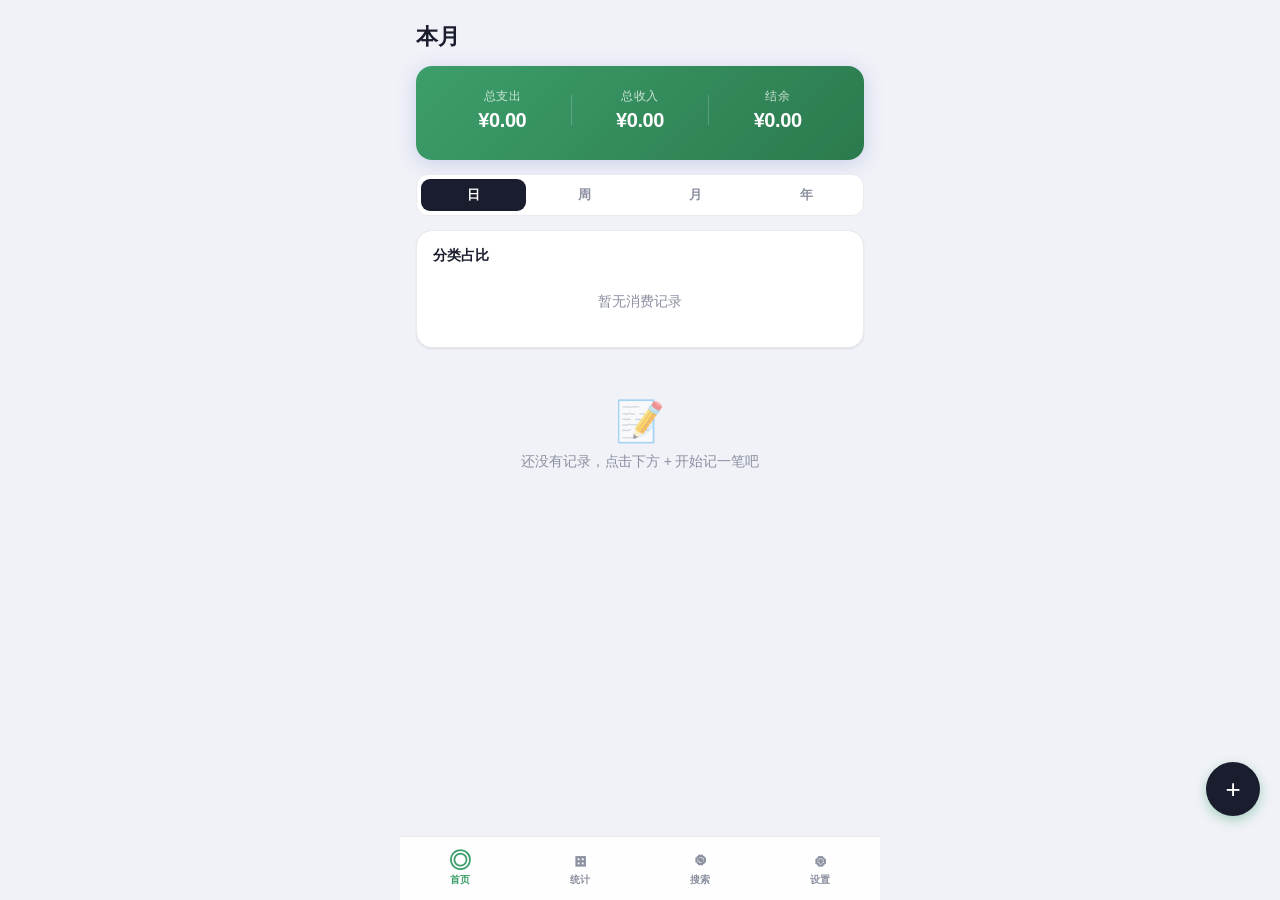
<file: docs/index.html>
<!DOCTYPE html>
<html lang="zh-CN">
<head>
  <meta charset="UTF-8">
  <meta name="viewport" content="width=device-width, initial-scale=1.0, maximum-scale=1.0, user-scalable=no, viewport-fit=cover">
  <meta name="theme-color" content="#4CAF50">
  <meta name="apple-mobile-web-app-capable" content="yes">
  <meta name="apple-mobile-web-app-status-bar-style" content="default">
  <meta name="apple-mobile-web-app-title" content="Ai记">
  <link rel="manifest" href="manifest.json">
  <link rel="apple-touch-icon" href="icon-512.png">
  <link rel="stylesheet" href="css/style.css">
  <title>Ai记</title>
</head>
<body>

  <!-- ==================== 页面1：首页 ==================== -->
  <div id="page-home" class="page active">

    <!-- PWA 安装提示横幅 -->
    <div class="install-banner" id="install-banner">
      <span class="banner-text" id="banner-text">添加到手机桌面，使用更方便</span>
      <button class="banner-btn" id="banner-install-btn">安装</button>
      <button class="banner-close" id="banner-close">✕</button>
    </div>

    <!-- 月份标识 -->
    <div class="header" id="home-month-label">本月</div>

    <!-- 汇总卡片 -->
    <div class="summary-card" id="summary-card">
      <div class="summary-row">
        <div class="summary-item">
          <div class="summary-label">总支出</div>
          <div class="summary-amount" id="summary-expense">¥0.00</div>
        </div>
        <div class="summary-divider"></div>
        <div class="summary-item">
          <div class="summary-label">总收入</div>
          <div class="summary-amount" id="summary-income">¥0.00</div>
        </div>
        <div class="summary-divider"></div>
        <div class="summary-item">
          <div class="summary-label">结余</div>
          <div class="summary-amount" id="summary-balance">¥0.00</div>
        </div>
      </div>
      <!-- 预算进度 -->
      <div class="budget-bar-wrap" id="budget-bar-wrap" style="display:none;">
        <div class="budget-bar-fill" id="budget-bar-fill" style="width:0%;"></div>
      </div>
      <div class="budget-text" id="budget-text"></div>
    </div>

    <!-- 时间维度切换 -->
    <div class="period-tabs" id="home-period-tabs">
      <div class="period-tab active" data-period="day">日</div>
      <div class="period-tab" data-period="week">周</div>
      <div class="period-tab" data-period="month">月</div>
      <div class="period-tab" data-period="year">年</div>
    </div>

    <!-- 分类占比 -->
    <div class="card" id="category-breakdown">
      <div style="font-size:14px;font-weight:600;margin-bottom:8px;">分类占比</div>
      <div id="category-bars"></div>
      <div id="category-empty" class="empty-state" style="padding:20px;">
        <div class="empty-text">暂无消费记录</div>
      </div>
    </div>

    <!-- 最近交易列表 -->
    <div id="home-transaction-list"></div>
  </div>

  <!-- ==================== 页面2：统计 ==================== -->
  <div id="page-stats" class="page">
    <div class="header">统计</div>

    <!-- 时间段切换 -->
    <div class="period-tabs" id="stats-period-tabs">
      <div class="period-tab" data-period="day">日</div>
      <div class="period-tab" data-period="week">周</div>
      <div class="period-tab active" data-period="month">月</div>
      <div class="period-tab" data-period="year">年</div>
    </div>

    <!-- 总览 -->
    <div class="card" style="text-align:center;">
      <div class="stat-total-label">总支出</div>
      <div class="stat-total" style="color:var(--expense);" id="stats-total-expense">¥0.00</div>
      <div style="display:flex;justify-content:center;gap:32px;margin-top:12px;">
        <div>
          <div class="stat-total-label">总收入</div>
          <div style="font-size:18px;font-weight:600;color:var(--income);" id="stats-total-income">¥0.00</div>
        </div>
        <div>
          <div class="stat-total-label">结余</div>
          <div style="font-size:18px;font-weight:600;" id="stats-balance">¥0.00</div>
        </div>
      </div>
    </div>

    <!-- 统计分类切换 tab -->
    <div class="period-tabs" id="stats-type-tabs" style="margin-top:12px;">
      <div class="period-tab active" data-stat-type="price">💰 价格</div>
      <div class="period-tab" data-stat-type="quantity">📦 数量</div>
    </div>

    <!-- 价格排行 -->
    <div class="card" style="margin-top:12px;" id="stats-price-card">
      <div style="font-size:14px;font-weight:600;margin-bottom:8px;">支出分类排行</div>
      <div id="stats-category-ranking"></div>
      <div id="stats-empty" class="empty-state" style="padding:20px;display:none;">
        <div class="empty-text">暂无数据</div>
      </div>
    </div>

    <!-- 数量排行 -->
    <div class="card" style="margin-top:12px;display:none;" id="stats-quantity-card">
      <div style="font-size:14px;font-weight:600;margin-bottom:8px;">物品剩余数量统计</div>
      <div id="stats-quantity-ranking"></div>
      <div id="stats-qty-empty" class="empty-state" style="padding:20px;display:none;">
        <div class="empty-text">暂无有数量的物品</div>
      </div>
    </div>
  </div>

  <!-- ==================== 数据管理弹窗 ==================== -->
  <div class="overlay" id="data-sheet-overlay">
    <div class="sheet">
      <div class="sheet-header">
        <span class="sheet-title">数据管理</span>
        <button class="sheet-close" id="data-sheet-close">✕</button>
      </div>
      <div style="text-align:center;padding:16px 0;">
        <div style="font-size:40px;margin-bottom:8px;">🗄</div>
        <div style="font-size:14px;color:var(--text-secondary);" id="data-count"></div>
      </div>
      <button class="btn btn-danger" id="btn-clear-data">清除全部数据</button>
      <div style="text-align:center;margin-top:8px;font-size:12px;color:var(--text-secondary);">
        将删除所有记录、分类、设置、关键词
      </div>
    </div>
  </div>

  <!-- ==================== 统计详情弹窗 ==================== -->
  <div class="overlay" id="stats-detail-overlay">
    <div class="sheet">
      <div class="sheet-header">
        <span class="sheet-title" id="stats-detail-title">分类详情</span>
        <button class="sheet-close" id="stats-detail-close">✕</button>
      </div>
      <div class="stats-detail-list" id="stats-detail-list"></div>
    </div>
  </div>

  <!-- ==================== 页面3：搜索 ==================== -->
  <div id="page-search" class="page">
    <div class="header">搜索</div>

    <!-- 搜索框 -->
    <div class="search-box">
      <span class="search-icon">🔍</span>
      <input type="text" class="search-input" id="search-input" placeholder="搜索名称、备注或金额...">
    </div>

    <!-- 分类筛选 -->
    <div class="filter-tags" id="search-filter-tags">
      <div class="filter-tag active" data-category="all">全部</div>
    </div>

    <!-- 搜索结果 -->
    <div id="search-results"></div>
    <div id="search-empty" class="empty-state">
      <div class="empty-icon">🔍</div>
      <div class="empty-text">输入关键字搜索历史记录</div>
    </div>
  </div>

  <!-- ==================== 页面4：设置 ==================== -->
  <div id="page-settings" class="page">
    <div class="header">设置</div>

    <!-- 主题切换 -->
    <div class="card settings-section">
      <div class="settings-section-title">主题颜色</div>
      <div class="theme-colors" id="theme-picker">
        <div class="theme-color-dot selected" data-theme="green" style="background:#4CAF50;"></div>
        <div class="theme-color-dot" data-theme="blue" style="background:#2196F3;"></div>
        <div class="theme-color-dot" data-theme="pink" style="background:#E91E63;"></div>
        <div class="theme-color-dot" data-theme="purple" style="background:#9C27B0;"></div>
        <div class="theme-color-dot" data-theme="white" style="background:#607D8B;"></div>
      </div>
    </div>

    <!-- 预算设置 -->
    <div class="card settings-section">
      <div class="settings-section-title">预算</div>
      <div class="settings-item" id="settings-budget">
        <span class="settings-item-label">每月预算上限</span>
        <span class="settings-item-value" id="budget-display">未设置 ▶</span>
      </div>
    </div>

    <!-- 分类管理 -->
    <div class="card settings-section">
      <div class="settings-section-title">分类</div>
      <div class="settings-item" id="settings-category">
        <span class="settings-item-label">管理分类</span>
        <span class="settings-item-value">▶</span>
      </div>
    </div>

    <!-- 关键词管理 -->
    <div class="card settings-section">
      <div class="settings-section-title">不买挑战</div>
      <div class="settings-item" id="settings-keywords">
        <span class="settings-item-label">关键词管理</span>
        <span class="settings-item-value">▶</span>
      </div>
    </div>

    <!-- 数据管理 -->
    <div class="card settings-section">
      <div class="settings-section-title">数据</div>
      <div class="settings-item" id="settings-data">
        <span class="settings-item-label">数据管理</span>
        <span class="settings-item-value">▶</span>
      </div>
    </div>

    <!-- 关于 -->
    <div class="card settings-section">
      <div class="settings-item">
        <span class="settings-item-label">版本</span>
        <span class="settings-item-value">1.0.0</span>
      </div>
    </div>
  </div>

  <!-- ==================== 底部导航栏 ==================== -->
  <nav class="bottom-nav">
    <div class="nav-item active" data-page="home">
      <span class="nav-icon">◎</span>
      <span>首页</span>
    </div>
    <div class="nav-item" data-page="stats">
      <span class="nav-icon">⊞</span>
      <span>统计</span>
    </div>
    <div class="nav-item" data-page="search">
      <span class="nav-icon">◉</span>
      <span>搜索</span>
    </div>
    <div class="nav-item" data-page="settings">
      <span class="nav-icon">⊛</span>
      <span>设置</span>
    </div>
  </nav>

  <!-- ==================== FAB 浮动按钮 ==================== -->
  <button class="fab" id="fab" title="记一笔">+</button>

  <!-- ==================== 记一笔弹窗 ==================== -->
  <div class="overlay" id="add-sheet-overlay">
    <div class="sheet" id="add-sheet">
      <div class="sheet-header">
        <span class="sheet-title">记一笔</span>
        <button class="sheet-close" id="sheet-close">✕</button>
      </div>

      <!-- 类型切换 -->
      <div class="type-toggle" id="type-toggle">
        <button class="type-btn active expense-active" data-type="expense">支出</button>
        <button class="type-btn" data-type="income">收入</button>
      </div>

      <!-- 金额输入 -->
      <div class="form-group" style="text-align:center;">
        <span class="amount-prefix">¥</span>
        <input type="text" class="form-input amount-input" id="input-amount"
               inputmode="decimal" placeholder="0.00" maxlength="12" autofocus>
        <span id="quantity-row" style="display:none;margin-left:12px;">
          <span style="font-size:14px;color:var(--text-secondary);">×</span>
          <input type="text" class="form-input" id="input-quantity"
                 inputmode="numeric" placeholder="数量" maxlength="6"
                 style="width:60px;display:inline;padding:6px;font-size:14px;text-align:center;">
        </span>
      </div>

      <!-- 分类选择（仅支出时显示） -->
      <div class="form-group" id="category-select-group">
        <div class="form-label">分类</div>
        <div class="category-scroll" id="category-scroll"></div>
      </div>

      <!-- 名称（仅支出时显示，作为二级分类） -->
      <div class="form-group" id="item-name-group" style="display:none;">
        <div class="form-label">名称（选填，如"外卖""咖啡"）</div>
        <input type="text" class="form-input" id="input-item-name" placeholder="给这笔支出起个名字" maxlength="20">
      </div>

      <!-- 日期 -->
      <div class="form-group">
        <div class="form-label">日期</div>
        <input type="date" class="form-input" id="input-date">
      </div>

      <!-- 备注 -->
      <div class="form-group">
        <div class="form-label">备注（可选）</div>
        <input type="text" class="form-input" id="input-note" placeholder="写点什么..." maxlength="50">
      </div>

      <!-- 保存按钮 -->
      <button class="btn btn-primary" id="btn-save">保存</button>
      <!-- 删除按钮（仅编辑模式显示） -->
      <button class="sheet-delete-btn" id="sheet-delete-btn" style="display:none;">删除此记录</button>
    </div>
  </div>

  <!-- ==================== 确认弹窗 ==================== -->
  <div class="confirm-overlay" id="confirm-overlay">
    <div class="confirm-dialog">
      <div class="confirm-title" id="confirm-title">确认操作</div>
      <div class="confirm-text" id="confirm-text"></div>
      <div class="confirm-buttons">
        <button class="btn btn-outline" id="confirm-cancel">取消</button>
        <button class="btn btn-danger" id="confirm-ok">确认</button>
      </div>
    </div>
  </div>

  <!-- ==================== 预算设置弹窗 ==================== -->
  <div class="overlay" id="budget-sheet-overlay">
    <div class="sheet">
      <div class="sheet-header">
        <span class="sheet-title">每月预算上限</span>
        <button class="sheet-close" id="budget-sheet-close">✕</button>
      </div>
      <div class="form-group" style="text-align:center;">
        <span class="amount-prefix">¥</span>
        <input type="text" class="form-input amount-input" id="input-budget"
               inputmode="decimal" placeholder="0.00" maxlength="12">
      </div>
      <div style="font-size:13px;color:var(--text-secondary);text-align:center;margin-bottom:16px;">
        设置为 0 表示不设上限
      </div>
      <button class="btn btn-primary" id="btn-budget-save">保存</button>
    </div>
  </div>

  <!-- ==================== 分类管理弹窗 ==================== -->
  <div class="overlay" id="category-sheet-overlay">
    <div class="sheet">
      <div class="sheet-header">
        <span class="sheet-title">分类管理</span>
        <button class="sheet-close" id="category-sheet-close">✕</button>
      </div>
      <div id="category-manage-list"></div>
      <div style="margin-top:12px;display:flex;gap:8px;">
        <input type="text" class="form-input" id="input-new-category"
               placeholder="新分类名称" maxlength="8" style="flex:1;">
        <button class="btn btn-primary" id="btn-add-category" style="width:auto;padding:12px 16px;">添加</button>
      </div>
    </div>
  </div>

  <!-- ==================== 关键词管理弹窗 ==================== -->
  <div class="overlay" id="keywords-sheet-overlay">
    <div class="sheet">
      <div class="sheet-header">
        <span class="sheet-title">不买挑战 - 关键词</span>
        <button class="sheet-close" id="keywords-sheet-close">✕</button>
      </div>
      <div style="font-size:13px;color:var(--text-secondary);margin-bottom:12px;">
        添加物品关键词，记账匹配到时将提醒你三思
      </div>
      <div id="keywords-list"></div>
      <div style="margin-top:12px;display:flex;gap:8px;">
        <input type="text" class="form-input" id="input-new-keyword"
               placeholder="例如：奶茶" maxlength="20" style="flex:1;">
        <button class="btn btn-primary" id="btn-add-keyword" style="width:auto;padding:12px 16px;">添加</button>
      </div>
    </div>
  </div>

  <!-- ==================== 增强提醒弹窗（预算超支/关键词） ==================== -->
  <div class="confirm-overlay" id="alert-overlay">
    <div class="confirm-dialog" style="border-top:4px solid var(--expense);">
      <div style="font-size:40px;margin-bottom:8px;" id="alert-icon">⚠</div>
      <div class="confirm-title" id="alert-title">提醒</div>
      <div class="confirm-text" id="alert-text"></div>
      <div class="confirm-buttons" id="alert-buttons">
        <button class="btn btn-outline" id="alert-cancel">取消</button>
        <button class="btn btn-primary" id="alert-ok">确定</button>
      </div>
    </div>
  </div>

  <!-- ==================== 关键词两段式确认（第二弹） ==================== -->
  <div class="confirm-overlay" id="keyword2-overlay">
    <div class="confirm-dialog" style="border-top:4px solid var(--expense);">
      <div style="font-size:40px;margin-bottom:8px;">🤔</div>
      <div class="confirm-title">再想想？</div>
      <div class="confirm-text" style="font-size:15px;">问问你自己，这钱该花吗？家里连堆快递的地方都没有了！</div>
      <div class="confirm-buttons">
        <button class="btn btn-outline" id="keyword2-cancel">取消</button>
        <button class="btn btn-danger" id="keyword2-ok">确定</button>
      </div>
    </div>
  </div>

  <!-- ==================== JavaScript ==================== -->
  <script src="js/storage.js"></script>
  <script src="js/ui.js"></script>
  <script src="js/app.js"></script>
</body>
</html>
</file>
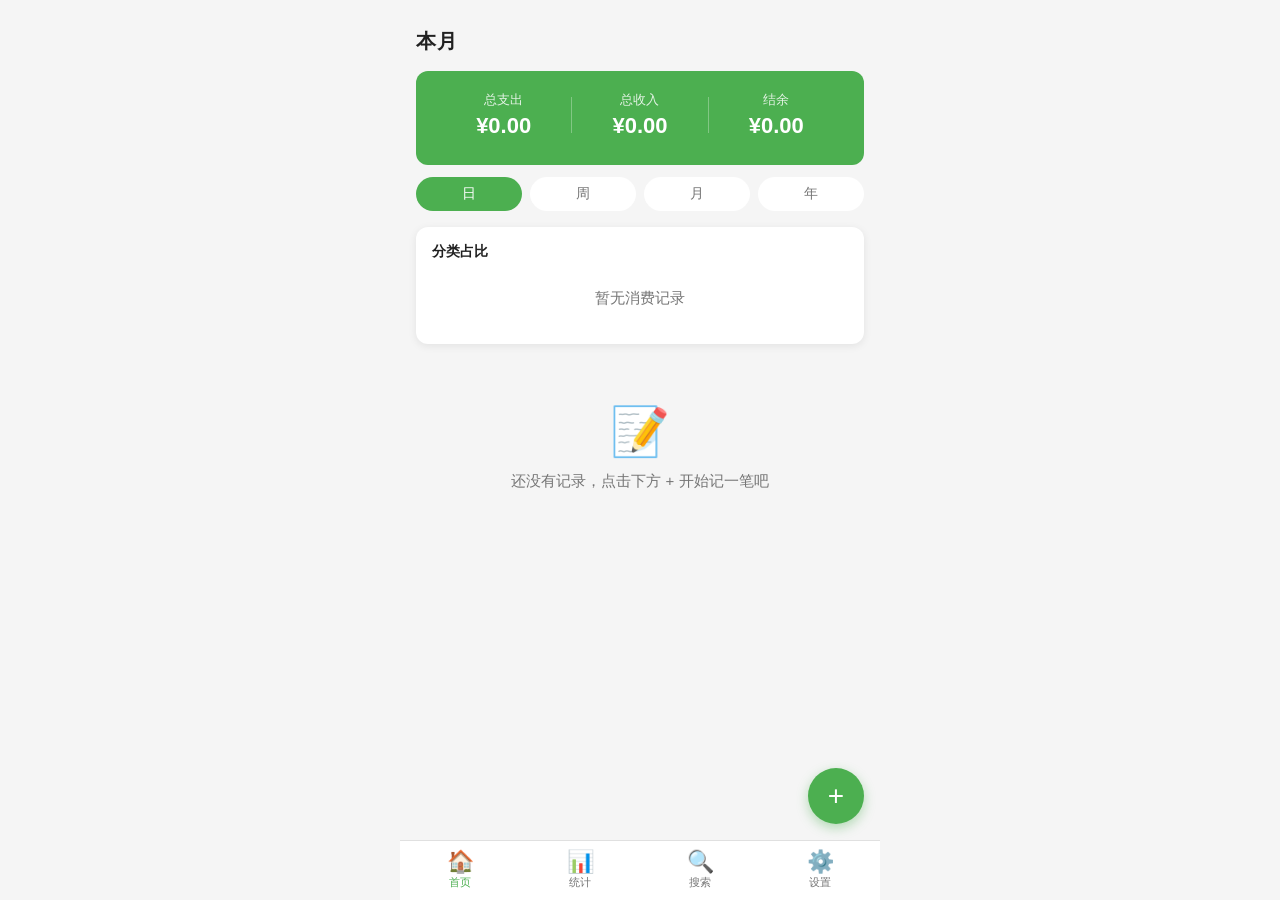
<file: src/index.html>
<!DOCTYPE html>
<html lang="zh-CN">
<head>
  <meta charset="UTF-8">
  <meta name="viewport" content="width=device-width, initial-scale=1.0, maximum-scale=1.0, user-scalable=no, viewport-fit=cover">
  <meta name="theme-color" content="#4CAF50">
  <meta name="apple-mobile-web-app-capable" content="yes">
  <meta name="apple-mobile-web-app-status-bar-style" content="default">
  <meta name="apple-mobile-web-app-title" content="记账">
  <link rel="manifest" href="manifest.json">
  <link rel="apple-touch-icon" href="[data-uri]">
  <link rel="stylesheet" href="css/style.css">
  <title>记账</title>
</head>
<body>

  <!-- ==================== 页面1：首页 ==================== -->
  <div id="page-home" class="page active">

    <!-- PWA 安装提示横幅 -->
    <div class="install-banner" id="install-banner">
      <span class="banner-text" id="banner-text">添加到手机桌面，使用更方便</span>
      <button class="banner-btn" id="banner-install-btn">安装</button>
      <button class="banner-close" id="banner-close">✕</button>
    </div>

    <!-- 月份标识 -->
    <div class="header" id="home-month-label">本月</div>

    <!-- 汇总卡片 -->
    <div class="summary-card" id="summary-card">
      <div class="summary-row">
        <div class="summary-item">
          <div class="summary-label">总支出</div>
          <div class="summary-amount" id="summary-expense">¥0.00</div>
        </div>
        <div class="summary-divider"></div>
        <div class="summary-item">
          <div class="summary-label">总收入</div>
          <div class="summary-amount" id="summary-income">¥0.00</div>
        </div>
        <div class="summary-divider"></div>
        <div class="summary-item">
          <div class="summary-label">结余</div>
          <div class="summary-amount" id="summary-balance">¥0.00</div>
        </div>
      </div>
      <!-- 预算进度 -->
      <div class="budget-bar-wrap" id="budget-bar-wrap" style="display:none;">
        <div class="budget-bar-fill" id="budget-bar-fill" style="width:0%;"></div>
      </div>
      <div class="budget-text" id="budget-text"></div>
    </div>

    <!-- 时间维度切换 -->
    <div class="period-tabs" id="home-period-tabs">
      <div class="period-tab active" data-period="day">日</div>
      <div class="period-tab" data-period="week">周</div>
      <div class="period-tab" data-period="month">月</div>
      <div class="period-tab" data-period="year">年</div>
    </div>

    <!-- 分类占比 -->
    <div class="card" id="category-breakdown">
      <div style="font-size:14px;font-weight:600;margin-bottom:8px;">分类占比</div>
      <div id="category-bars"></div>
      <div id="category-empty" class="empty-state" style="padding:20px;">
        <div class="empty-text">暂无消费记录</div>
      </div>
    </div>

    <!-- 最近交易列表 -->
    <div id="home-transaction-list"></div>
  </div>

  <!-- ==================== 页面2：统计 ==================== -->
  <div id="page-stats" class="page">
    <div class="header">统计</div>

    <!-- 时间段切换 -->
    <div class="period-tabs" id="stats-period-tabs">
      <div class="period-tab" data-period="day">日</div>
      <div class="period-tab" data-period="week">周</div>
      <div class="period-tab active" data-period="month">月</div>
      <div class="period-tab" data-period="year">年</div>
    </div>

    <!-- 总览 -->
    <div class="card" style="text-align:center;">
      <div class="stat-total-label">总支出</div>
      <div class="stat-total" style="color:var(--expense);" id="stats-total-expense">¥0.00</div>
      <div style="display:flex;justify-content:center;gap:32px;margin-top:12px;">
        <div>
          <div class="stat-total-label">总收入</div>
          <div style="font-size:18px;font-weight:600;color:var(--income);" id="stats-total-income">¥0.00</div>
        </div>
        <div>
          <div class="stat-total-label">结余</div>
          <div style="font-size:18px;font-weight:600;" id="stats-balance">¥0.00</div>
        </div>
      </div>
    </div>

    <!-- 分类排行 -->
    <div class="card" style="margin-top:12px;">
      <div style="font-size:14px;font-weight:600;margin-bottom:8px;">支出分类排行</div>
      <div id="stats-category-ranking"></div>
      <div id="stats-empty" class="empty-state" style="padding:20px;display:none;">
        <div class="empty-text">暂无数据</div>
      </div>
    </div>
  </div>

  <!-- ==================== 页面3：搜索 ==================== -->
  <div id="page-search" class="page">
    <div class="header">搜索</div>

    <!-- 搜索框 -->
    <div class="search-box">
      <span class="search-icon">🔍</span>
      <input type="text" class="search-input" id="search-input" placeholder="搜索备注或金额...">
    </div>

    <!-- 分类筛选 -->
    <div class="filter-tags" id="search-filter-tags">
      <div class="filter-tag active" data-category="all">全部</div>
    </div>

    <!-- 搜索结果 -->
    <div id="search-results"></div>
    <div id="search-empty" class="empty-state">
      <div class="empty-icon">🔍</div>
      <div class="empty-text">输入关键字搜索历史记录</div>
    </div>
  </div>

  <!-- ==================== 页面4：设置 ==================== -->
  <div id="page-settings" class="page">
    <div class="header">设置</div>

    <!-- 主题切换 -->
    <div class="card settings-section">
      <div class="settings-section-title">主题颜色</div>
      <div class="theme-colors" id="theme-picker">
        <div class="theme-color-dot selected" data-theme="green" style="background:#4CAF50;"></div>
        <div class="theme-color-dot" data-theme="blue" style="background:#2196F3;"></div>
        <div class="theme-color-dot" data-theme="pink" style="background:#E91E63;"></div>
        <div class="theme-color-dot" data-theme="purple" style="background:#9C27B0;"></div>
        <div class="theme-color-dot" data-theme="white" style="background:#607D8B;"></div>
      </div>
    </div>

    <!-- 预算设置 -->
    <div class="card settings-section">
      <div class="settings-section-title">预算</div>
      <div class="settings-item" id="settings-budget">
        <span class="settings-item-label">每月预算上限</span>
        <span class="settings-item-value" id="budget-display">未设置 ▶</span>
      </div>
    </div>

    <!-- 分类管理 -->
    <div class="card settings-section">
      <div class="settings-section-title">分类</div>
      <div class="settings-item" id="settings-category">
        <span class="settings-item-label">管理分类</span>
        <span class="settings-item-value">▶</span>
      </div>
    </div>

    <!-- 数据管理 -->
    <div class="card settings-section">
      <div class="settings-section-title">数据</div>
      <div class="settings-item" id="settings-clear">
        <span class="settings-item-label" style="color:var(--expense);">清除全部数据</span>
        <span class="settings-item-value">▶</span>
      </div>
    </div>

    <!-- 关于 -->
    <div class="card settings-section">
      <div class="settings-item">
        <span class="settings-item-label">版本</span>
        <span class="settings-item-value">1.0.0</span>
      </div>
    </div>
  </div>

  <!-- ==================== 底部导航栏 ==================== -->
  <nav class="bottom-nav">
    <div class="nav-item active" data-page="home">
      <span class="nav-icon">🏠</span>
      <span>首页</span>
    </div>
    <div class="nav-item" data-page="stats">
      <span class="nav-icon">📊</span>
      <span>统计</span>
    </div>
    <div class="nav-item" data-page="search">
      <span class="nav-icon">🔍</span>
      <span>搜索</span>
    </div>
    <div class="nav-item" data-page="settings">
      <span class="nav-icon">⚙️</span>
      <span>设置</span>
    </div>
  </nav>

  <!-- ==================== FAB 浮动按钮 ==================== -->
  <button class="fab" id="fab" title="记一笔">+</button>

  <!-- ==================== 记一笔弹窗 ==================== -->
  <div class="overlay" id="add-sheet-overlay">
    <div class="sheet" id="add-sheet">
      <div class="sheet-header">
        <span class="sheet-title">记一笔</span>
        <button class="sheet-close" id="sheet-close">✕</button>
      </div>

      <!-- 类型切换 -->
      <div class="type-toggle" id="type-toggle">
        <button class="type-btn active expense-active" data-type="expense">支出</button>
        <button class="type-btn" data-type="income">收入</button>
      </div>

      <!-- 金额输入 -->
      <div class="form-group" style="text-align:center;">
        <span class="amount-prefix">¥</span>
        <input type="text" class="form-input amount-input" id="input-amount"
               inputmode="decimal" placeholder="0.00" maxlength="12" autofocus>
      </div>

      <!-- 分类选择（仅支出时显示） -->
      <div class="form-group" id="category-select-group">
        <div class="form-label">分类</div>
        <div class="category-scroll" id="category-scroll"></div>
      </div>

      <!-- 日期 -->
      <div class="form-group">
        <div class="form-label">日期</div>
        <input type="date" class="form-input" id="input-date">
      </div>

      <!-- 备注 -->
      <div class="form-group">
        <div class="form-label">备注（可选）</div>
        <input type="text" class="form-input" id="input-note" placeholder="写点什么..." maxlength="50">
      </div>

      <!-- 保存按钮 -->
      <button class="btn btn-primary" id="btn-save">保存</button>
      <!-- 删除按钮（仅编辑模式显示） -->
      <button class="sheet-delete-btn" id="sheet-delete-btn" style="display:none;">删除此记录</button>
    </div>
  </div>

  <!-- ==================== 确认弹窗 ==================== -->
  <div class="confirm-overlay" id="confirm-overlay">
    <div class="confirm-dialog">
      <div class="confirm-title" id="confirm-title">确认操作</div>
      <div class="confirm-text" id="confirm-text"></div>
      <div class="confirm-buttons">
        <button class="btn btn-outline" id="confirm-cancel">取消</button>
        <button class="btn btn-danger" id="confirm-ok">确认</button>
      </div>
    </div>
  </div>

  <!-- ==================== 预算设置弹窗 ==================== -->
  <div class="overlay" id="budget-sheet-overlay">
    <div class="sheet">
      <div class="sheet-header">
        <span class="sheet-title">每月预算上限</span>
        <button class="sheet-close" id="budget-sheet-close">✕</button>
      </div>
      <div class="form-group" style="text-align:center;">
        <span class="amount-prefix">¥</span>
        <input type="text" class="form-input amount-input" id="input-budget"
               inputmode="decimal" placeholder="0.00" maxlength="12">
      </div>
      <div style="font-size:13px;color:var(--text-secondary);text-align:center;margin-bottom:16px;">
        设置为 0 表示不设上限
      </div>
      <button class="btn btn-primary" id="btn-budget-save">保存</button>
    </div>
  </div>

  <!-- ==================== 分类管理弹窗 ==================== -->
  <div class="overlay" id="category-sheet-overlay">
    <div class="sheet">
      <div class="sheet-header">
        <span class="sheet-title">分类管理</span>
        <button class="sheet-close" id="category-sheet-close">✕</button>
      </div>
      <div id="category-manage-list"></div>
      <div style="margin-top:12px;display:flex;gap:8px;">
        <input type="text" class="form-input" id="input-new-category"
               placeholder="新分类名称" maxlength="8" style="flex:1;">
        <button class="btn btn-primary" id="btn-add-category" style="width:auto;padding:12px 16px;">添加</button>
      </div>
    </div>
  </div>

  <!-- ==================== JavaScript ==================== -->
  <script src="js/storage.js"></script>
  <script src="js/ui.js"></script>
  <script src="js/app.js"></script>
</body>
</html>
</file>
<file: docs/css/style.css>
/* ===================================
   记账APP - 主样式
   科技感 · 极简 · 高级
   =================================== */

/* ---- CSS 变量 ---- */
:root {
  --primary: #3D9E6B;
  --primary-light: #EDF8F1;
  --primary-dark: #2B7A4E;

  --expense: #E85D75;
  --income: #4FB89D;

  --bg: #F0F2F8;
  --card: #FFFFFF;
  --text: #1A1D2E;
  --text-secondary: #8B90A0;
  --divider: #E8EAF0;

  --nav-height: 64px;
  --fab-size: 54px;
  --radius: 16px;
  --shadow: 0 1px 3px rgba(0,0,0,0.04), 0 1px 2px rgba(0,0,0,0.06);
  --shadow-md: 0 4px 12px rgba(0,0,0,0.06);
}

/* ---- 基础重置 ---- */
*, *::before, *::after {
  box-sizing: border-box;
  margin: 0;
  padding: 0;
}

html {
  font-size: 15px;
  -webkit-tap-highlight-color: transparent;
  touch-action: manipulation;
  -webkit-overflow-scrolling: touch;
}

body {
  font-family: -apple-system, BlinkMacSystemFont, "SF Pro Display", "Segoe UI", Roboto, sans-serif;
  background: var(--bg);
  color: var(--text);
  min-height: 100vh;
  max-width: 480px;
  margin: 0 auto;
  position: relative;
  overflow-x: hidden;
  padding-bottom: calc(var(--nav-height) + 20px + env(safe-area-inset-bottom, 0px));
  -webkit-font-smoothing: antialiased;
  padding-top: env(safe-area-inset-top, 0px);
  letter-spacing: -0.01em;
}

/* ---- 页面容器 ---- */
.page {
  display: none;
  padding: 14px 16px;
  padding-bottom: calc(var(--nav-height) + 84px);
  animation: fadeIn 0.2s ease;
}

.page.active {
  display: block;
}

@keyframes fadeIn {
  from { opacity: 0; transform: translateY(6px); }
  to   { opacity: 1; transform: translateY(0); }
}

/* ---- 顶部标题栏 ---- */
.header {
  padding: 8px 0 14px;
  font-size: 22px;
  font-weight: 700;
  letter-spacing: -0.02em;
  color: var(--text);
}

/* ---- 卡片 ---- */
.card {
  background: var(--card);
  border-radius: var(--radius);
  padding: 16px;
  margin-bottom: 10px;
  box-shadow: var(--shadow);
  border: 1px solid var(--divider);
}

/* ---- 汇总卡片 ---- */
.summary-card {
  background: linear-gradient(135deg, var(--primary), var(--primary-dark));
  color: #FFFFFF;
  border-radius: var(--radius);
  padding: 22px 18px;
  margin-bottom: 14px;
  box-shadow: 0 4px 20px rgba(91, 106, 191, 0.25);
}

.summary-card .summary-row {
  display: flex;
  justify-content: space-between;
  align-items: center;
}

.summary-card .summary-item {
  text-align: center;
  flex: 1;
}

.summary-card .summary-label {
  font-size: 12px;
  opacity: 0.75;
  margin-bottom: 4px;
  font-weight: 500;
  letter-spacing: 0.04em;
  text-transform: uppercase;
}

.summary-card .summary-amount {
  font-size: 20px;
  font-weight: 700;
  font-variant-numeric: tabular-nums;
  letter-spacing: -0.02em;
}

.summary-card .summary-divider {
  width: 1px;
  height: 30px;
  background: rgba(255, 255, 255, 0.2);
}

/* ---- 预算进度条 ---- */
.budget-bar-wrap {
  background: rgba(255, 255, 255, 0.2);
  border-radius: 3px;
  height: 4px;
  margin-top: 14px;
  overflow: hidden;
}

.budget-bar-fill {
  background: #FFFFFF;
  height: 100%;
  border-radius: 3px;
  transition: width 0.4s ease;
}

.budget-text {
  font-size: 11px;
  margin-top: 6px;
  opacity: 0.8;
  font-weight: 500;
}

/* ---- 时间段切换 ---- */
.period-tabs {
  display: flex;
  gap: 6px;
  margin-bottom: 14px;
  background: var(--card);
  border-radius: 12px;
  padding: 4px;
  border: 1px solid var(--divider);
}

.period-tab {
  flex: 1;
  text-align: center;
  padding: 7px 0;
  border-radius: 9px;
  font-size: 13px;
  font-weight: 600;
  color: var(--text-secondary);
  cursor: pointer;
  user-select: none;
  transition: all 0.2s;
  letter-spacing: 0.02em;
}

.period-tab.active {
  background: var(--text);
  color: #FFFFFF;
}

/* ---- 底部导航栏 ---- */
.bottom-nav {
  position: fixed;
  bottom: 0;
  left: 50%;
  transform: translateX(-50%);
  width: 100%;
  max-width: 480px;
  height: calc(var(--nav-height) + env(safe-area-inset-bottom, 0px));
  padding-bottom: env(safe-area-inset-bottom, 0px);
  background: rgba(255, 255, 255, 0.92);
  backdrop-filter: blur(20px);
  -webkit-backdrop-filter: blur(20px);
  display: flex;
  border-top: 1px solid var(--divider);
  z-index: 100;
}

.nav-item {
  flex: 1;
  display: flex;
  flex-direction: column;
  align-items: center;
  justify-content: center;
  gap: 1px;
  cursor: pointer;
  user-select: none;
  color: var(--text-secondary);
  font-size: 10px;
  font-weight: 600;
  transition: color 0.2s;
  min-height: 44px;
  letter-spacing: 0.03em;
}

.nav-item .nav-icon {
  font-size: 22px;
  line-height: 1;
}

.nav-item.active {
  color: var(--primary);
}

/* ---- FAB 浮动按钮 ---- */
.fab {
  position: fixed;
  bottom: calc(var(--nav-height) + 20px);
  right: 20px;
  width: var(--fab-size);
  height: var(--fab-size);
  border-radius: 50%;
  background: var(--text);
  color: #FFFFFF;
  font-size: 26px;
  font-weight: 300;
  border: none;
  box-shadow: 0 4px 20px rgba(0,0,0,0.15);
  display: flex;
  align-items: center;
  justify-content: center;
  cursor: pointer;
  z-index: 90;
  transition: transform 0.2s, box-shadow 0.2s;
}

.fab:active {
  transform: scale(0.93);
  box-shadow: 0 2px 8px rgba(0,0,0,0.1);
}

/* ---- 底部弹出层 ---- */
.overlay {
  position: fixed;
  inset: 0;
  background: rgba(0, 0, 0, 0.3);
  backdrop-filter: blur(2px);
  z-index: 200;
  display: none;
  align-items: flex-end;
  justify-content: center;
}

.overlay.show {
  display: flex;
}

.sheet {
  background: var(--card);
  width: 100%;
  max-width: 480px;
  border-radius: 20px 20px 0 0;
  padding: 20px 18px 30px;
  animation: slideUp 0.25s ease;
}

@keyframes slideUp {
  from { transform: translateY(100%); }
  to   { transform: translateY(0); }
}

.sheet-header {
  display: flex;
  justify-content: space-between;
  align-items: center;
  margin-bottom: 16px;
}

.sheet-title {
  font-size: 17px;
  font-weight: 700;
  letter-spacing: -0.01em;
}

.sheet-close {
  width: 30px;
  height: 30px;
  border-radius: 50%;
  background: var(--bg);
  border: none;
  font-size: 16px;
  cursor: pointer;
  display: flex;
  align-items: center;
  justify-content: center;
  color: var(--text-secondary);
}

/* ---- 类型切换（支出/收入） ---- */
.type-toggle {
  display: flex;
  background: var(--bg);
  border-radius: 10px;
  padding: 4px;
  margin-bottom: 18px;
}

.type-btn {
  flex: 1;
  text-align: center;
  padding: 10px;
  border-radius: 7px;
  font-size: 14px;
  font-weight: 600;
  cursor: pointer;
  border: none;
  background: transparent;
  color: var(--text-secondary);
  transition: all 0.2s;
  letter-spacing: 0.02em;
}

.type-btn.active.expense-active {
  background: var(--expense);
  color: #FFFFFF;
}

.type-btn.active.income-active {
  background: var(--income);
  color: #FFFFFF;
}

/* ---- 表单 ---- */
.form-group {
  margin-bottom: 16px;
}

.form-label {
  font-size: 12px;
  font-weight: 600;
  color: var(--text-secondary);
  margin-bottom: 6px;
  display: block;
  letter-spacing: 0.04em;
  text-transform: uppercase;
}

.form-input {
  width: 100%;
  padding: 12px 14px;
  border: 1px solid var(--divider);
  border-radius: 10px;
  font-size: 15px;
  font-family: inherit;
  background: var(--bg);
  color: var(--text);
  outline: none;
  transition: border-color 0.2s, box-shadow 0.2s;
}

.form-input:focus {
  border-color: var(--primary);
  box-shadow: 0 0 0 3px var(--primary-light);
}

/* 金额输入 */
.amount-input {
  font-size: 30px;
  font-weight: 700;
  text-align: center;
  border: none;
  background: transparent;
  padding: 6px;
  letter-spacing: -0.02em;
  box-shadow: none !important;
}

.amount-input:focus {
  border-bottom: 2px solid var(--primary);
  box-shadow: none !important;
}

.amount-prefix {
  font-size: 22px;
  color: var(--text-secondary);
  margin-right: 2px;
  font-weight: 500;
}

/* ---- 分类选择 ---- */
.category-scroll {
  display: flex;
  gap: 8px;
  overflow-x: auto;
  padding: 2px 0 6px;
  -webkit-overflow-scrolling: touch;
}

.category-scroll::-webkit-scrollbar { display: none; }

.category-chip {
  flex-shrink: 0;
  display: flex;
  flex-direction: column;
  align-items: center;
  gap: 4px;
  padding: 10px 14px;
  border-radius: 12px;
  border: 2px solid var(--divider);
  background: var(--card);
  cursor: pointer;
  min-width: 52px;
  min-height: 52px;
  transition: all 0.15s;
}

.category-chip .chip-icon { font-size: 20px; }
.category-chip .chip-name { font-size: 11px; color: var(--text-secondary); font-weight: 500; }

.category-chip.selected {
  border-color: var(--primary);
  background: var(--primary-light);
}
.category-chip.selected .chip-name { color: var(--primary); }

/* ---- 按钮 ---- */
.btn {
  display: block;
  width: 100%;
  padding: 13px;
  border: none;
  border-radius: 10px;
  font-size: 15px;
  font-weight: 600;
  font-family: inherit;
  cursor: pointer;
  transition: all 0.15s;
  min-height: 44px;
  letter-spacing: 0.02em;
}
.btn:active { opacity: 0.85; transform: scale(0.98); }

.btn-primary  { background: var(--text); color: #FFFFFF; }
.btn-danger   { background: var(--expense); color: #FFFFFF; }
.btn-outline  { background: transparent; border: 1px solid var(--divider); color: var(--text); }

/* ---- 手风琴层级缩进 ---- */
.cat-items {
  padding-left: 12px;
}

.item-block {
  padding-left: 8px;
}

/* ---- 交易列表 ---- */
.transaction-list { list-style: none; }

.transaction-item {
  display: flex;
  align-items: center;
  padding: 10px 0;
  border-bottom: 1px solid var(--divider);
  cursor: pointer;
  min-height: 48px;
  transition: background 0.15s;
}
.transaction-item:last-child { border-bottom: none; }

.tx-icon {
  width: 36px;
  height: 36px;
  border-radius: 10px;
  display: flex;
  align-items: center;
  justify-content: center;
  font-size: 18px;
  background: var(--bg);
  margin-right: 10px;
  flex-shrink: 0;
}

/* 第三级（item-block 内）图标缩小 + 缩进 */
.item-block .tx-icon {
  width: 26px;
  height: 26px;
  border-radius: 7px;
  font-size: 13px;
  margin-right: 8px;
}

.item-block .transaction-item {
  padding-left: 8px;
  border-bottom: 1px dashed var(--divider);
  margin-top: 2px;
}

.item-block .tx-detail {
  margin-left: 8px;
}

.tx-info { flex: 1; min-width: 0; }
.tx-category { font-size: 14px; font-weight: 600; }
.tx-note { font-size: 12px; color: var(--text-secondary); margin-top: 1px; white-space: nowrap; overflow: hidden; text-overflow: ellipsis; }

.tx-amount {
  font-size: 15px;
  font-weight: 600;
  font-variant-numeric: tabular-nums;
  text-align: right;
  margin-left: 8px;
  letter-spacing: -0.01em;
}
.tx-amount.expense { color: var(--expense); }
.tx-amount.income { color: var(--income); }

/* ---- 日期分组 ---- */
.date-group-title {
  font-size: 12px;
  font-weight: 600;
  color: var(--text-secondary);
  padding: 8px 0 4px;
  letter-spacing: 0.02em;
}

/* ---- 空状态 ---- */
.empty-state { text-align: center; padding: 40px 16px; color: var(--text-secondary); }
.empty-state .empty-icon { font-size: 40px; margin-bottom: 8px; opacity: 0.6; }
.empty-state .empty-text { font-size: 14px; }

/* ---- 搜索 ---- */
.search-box {
  display: flex;
  align-items: center;
  background: var(--card);
  border-radius: 24px;
  padding: 10px 16px;
  gap: 8px;
  margin-bottom: 12px;
  border: 1px solid var(--divider);
}
.search-input { flex: 1; border: none; background: transparent; font-size: 15px; font-family: inherit; outline: none; padding: 4px 0; }
.search-icon { font-size: 18px; color: var(--text-secondary); }

.filter-tags { display: flex; gap: 6px; flex-wrap: wrap; margin-bottom: 14px; }
.filter-tag {
  padding: 6px 14px;
  border-radius: 20px;
  font-size: 12px;
  font-weight: 600;
  background: var(--card);
  border: 1px solid var(--divider);
  cursor: pointer;
  user-select: none;
  transition: all 0.15s;
  color: var(--text-secondary);
}
.filter-tag.active { background: var(--text); color: #FFFFFF; border-color: var(--text); }

/* ---- 设置 ---- */
.settings-section { margin-bottom: 16px; }
.settings-section-title {
  font-size: 11px;
  font-weight: 700;
  color: var(--text-secondary);
  margin-bottom: 4px;
  padding-left: 2px;
  letter-spacing: 0.06em;
  text-transform: uppercase;
}
.settings-item {
  display: flex;
  justify-content: space-between;
  align-items: center;
  padding: 13px 2px;
  border-bottom: 1px solid var(--divider);
  cursor: pointer;
  min-height: 44px;
}
.settings-item:last-child { border-bottom: none; }
.settings-item-label { font-size: 15px; font-weight: 500; }
.settings-item-value { font-size: 13px; color: var(--text-secondary); display: flex; align-items: center; gap: 4px; }

/* ---- 主题色块 ---- */
.theme-colors { display: flex; gap: 12px; }
.theme-color-dot {
  width: 30px; height: 30px;
  border-radius: 50%;
  cursor: pointer;
  border: 2px solid transparent;
  transition: all 0.15s;
}
.theme-color-dot.selected { border-color: var(--text); box-shadow: 0 0 0 2px var(--card), 0 0 0 4px var(--text); }

/* ---- 分类管理 ---- */
.category-list-item {
  display: flex; justify-content: space-between; align-items: center;
  padding: 10px 2px; border-bottom: 1px solid var(--divider); min-height: 44px;
}
.category-list-left { display: flex; align-items: center; gap: 8px; }
.category-list-icon { font-size: 20px; }
.category-list-name { font-size: 14px; font-weight: 500; }
.category-list-delete {
  width: 28px; height: 28px; border-radius: 50%; border: none;
  background: transparent; color: var(--text-secondary); cursor: pointer; font-size: 14px;
}

/* ---- 确认弹窗 ---- */
.confirm-overlay {
  position: fixed; inset: 0; background: rgba(0,0,0,0.35);
  backdrop-filter: blur(2px); z-index: 300; display: none;
  align-items: center; justify-content: center;
}
.confirm-overlay.show { display: flex; }
.confirm-dialog {
  background: var(--card); border-radius: 20px; padding: 24px; width: 280px; text-align: center;
  box-shadow: 0 20px 60px rgba(0,0,0,0.12);
}
.confirm-title { font-size: 17px; font-weight: 700; margin-bottom: 8px; letter-spacing: -0.01em; }
.confirm-text { font-size: 14px; color: var(--text-secondary); margin-bottom: 20px; line-height: 1.5; }
.confirm-buttons { display: flex; gap: 10px; }
.confirm-buttons .btn { flex: 1; }

/* ---- 交易详情 ---- */
.tx-detail {
  padding: 2px 0 6px 46px; font-size: 13px; color: var(--text-secondary);
  display: none; border-bottom: 1px solid var(--divider);
}
.tx-detail.show { display: block; }
.tx-detail-row { display: flex; justify-content: space-between; padding: 2px 0; }
.tx-detail-info { font-size: 12px; color: var(--text-secondary); margin-top: 2px; display: flex; flex-wrap: wrap; gap: 2px 12px; }
.tx-detail-info span { white-space: nowrap; }

/* ---- 交易操作按钮 ---- */
.tx-actions { display: flex; gap: 8px; margin-top: 8px; }
.tx-action-btn {
  flex: 1; padding: 7px; border-radius: 8px;
  border: 1px solid var(--divider); background: var(--card);
  font-size: 12px; font-family: inherit; cursor: pointer;
  display: flex; align-items: center; justify-content: center; gap: 3px;
  min-height: 34px; transition: all 0.15s; font-weight: 500;
}
.tx-action-btn:active { background: var(--bg); }
.tx-action-btn.edit-btn { color: var(--primary); border-color: var(--primary); }
.tx-action-btn.delete-btn { color: var(--expense); border-color: var(--expense); }

.transaction-item.expanded {
  background: var(--primary-light); border-radius: 8px;
  margin: 0 -6px; padding-left: 6px; padding-right: 6px;
}

/* ---- 弹窗删除按钮 ---- */
.sheet-delete-btn {
  display: block; width: 100%; padding: 11px; margin-top: 8px;
  border: none; border-radius: 8px; font-size: 13px; font-family: inherit;
  cursor: pointer; background: transparent; color: var(--expense);
  text-align: center; min-height: 44px; font-weight: 500;
}

/* ---- 数量输入 ---- */
.quantity-mini-input { width: 52px !important; padding: 5px !important; font-size: 13px !important; text-align: center; display: inline-block; }

/* ---- 数量加减 ---- */
.qty-arrows { display: inline-flex; align-items: center; gap: 2px; margin-left: 6px; }
.qty-arrow-btn {
  width: 26px; height: 26px; border-radius: 50%;
  border: 1px solid var(--divider); background: var(--card);
  font-size: 15px; font-weight: 600; cursor: pointer;
  display: flex; align-items: center; justify-content: center;
  color: var(--text); user-select: none; transition: all 0.15s;
}
.qty-arrow-btn:active { background: var(--primary-light); }
.qty-arrow-btn.qty-down { color: var(--expense); }
.qty-arrow-btn.qty-up { color: var(--income); }
.qty-remain { font-size: 15px; font-weight: 600; min-width: 18px; text-align: center; }

/* ---- 关键词 ---- */
.keywords-tag-list { display: flex; flex-wrap: wrap; gap: 6px; }
.keyword-tag {
  display: flex; align-items: center; gap: 5px; padding: 5px 12px;
  border-radius: 20px; background: var(--primary-light); font-size: 13px; font-weight: 500;
}
.keyword-tag .kw-delete { cursor: pointer; font-size: 14px; color: var(--expense); }

/* ---- 统计 ---- */
.stat-total { font-size: 30px; font-weight: 700; margin-bottom: 2px; letter-spacing: -0.02em; }
.stat-total-label { font-size: 12px; color: var(--text-secondary); font-weight: 500; }

.category-bar-item { display: flex; align-items: center; gap: 8px; padding: 8px 0; }
.category-bar-color { width: 8px; height: 8px; border-radius: 50%; flex-shrink: 0; }
.category-bar-info { flex: 1; min-width: 0; }
.category-bar-name { font-size: 13px; display: flex; justify-content: space-between; font-weight: 500; }
.category-bar-track { height: 4px; background: var(--bg); border-radius: 2px; margin-top: 4px; overflow: hidden; }
.category-bar-fill { height: 100%; border-radius: 2px; transition: width 0.5s ease; }

/* ---- 统计详情 ---- */
.stats-detail-list { max-height: 60vh; overflow-y: auto; }
.stat-item-clickable { cursor: pointer; transition: background 0.15s; border-radius: 8px; padding: 4px 6px; margin: 0 -6px; }
.stat-item-clickable:active { background: var(--bg); }

/* ---- 安装横幅 ---- */
.install-banner { display: none; align-items: center; gap: 8px; background: var(--card); border-radius: var(--radius); padding: 10px 12px; margin-bottom: 10px; border: 1px solid var(--divider); font-size: 12px; }
.install-banner.show { display: flex; }
.install-banner .banner-text { flex: 1; color: var(--text); font-size: 12px; line-height: 1.4; }
.install-banner .banner-btn { flex-shrink: 0; padding: 7px 14px; border-radius: 20px; border: none; background: var(--text); color: #FFFFFF; font-size: 12px; font-weight: 600; font-family: inherit; cursor: pointer; min-height: 32px; }
.install-banner .banner-close { flex-shrink: 0; width: 22px; height: 22px; border-radius: 50%; border: none; background: transparent; color: var(--text-secondary); font-size: 14px; cursor: pointer; }

/* ---- 提醒弹窗 ---- */
.alert-overlay { position: fixed; inset: 0; background: rgba(0,0,0,0.35); backdrop-filter: blur(2px); z-index: 350; display: none; align-items: center; justify-content: center; }
.alert-overlay.show { display: flex; }
.alert-dialog { background: var(--card); border-radius: 20px; padding: 24px; width: 300px; text-align: center; animation: fadeIn 0.2s ease; }
</file>
<file: src/css/style.css>
/* ===================================
   记账APP - 主样式文件
   移动优先，简洁直观
   =================================== */

/* ---- CSS 变量（默认淡绿色主题） ---- */
:root {
  --primary: #4CAF50;
  --primary-light: #E8F5E9;
  --primary-dark: #388E3C;

  --expense: #F44336;
  --income: #4CAF50;

  --bg: #F5F5F5;
  --card: #FFFFFF;
  --text: #212121;
  --text-secondary: #757575;
  --divider: #E0E0E0;

  --nav-height: 60px;
  --fab-size: 56px;
  --radius: 12px;
  --shadow: 0 2px 8px rgba(0, 0, 0, 0.08);
}

/* ---- 基础重置 ---- */
*, *::before, *::after {
  box-sizing: border-box;
  margin: 0;
  padding: 0;
}

html {
  font-size: 16px;
  -webkit-tap-highlight-color: transparent;
  touch-action: manipulation;
  -webkit-overflow-scrolling: touch;
}

body {
  font-family: -apple-system, BlinkMacSystemFont, "Segoe UI", Roboto, sans-serif;
  background: var(--bg);
  color: var(--text);
  min-height: 100vh;
  max-width: 480px;
  margin: 0 auto;
  position: relative;
  overflow-x: hidden;
  padding-bottom: calc(var(--nav-height) + 16px + env(safe-area-inset-bottom, 0px));
  -webkit-font-smoothing: antialiased;
  padding-top: env(safe-area-inset-top, 0px);
}

/* ---- 安装横幅 ---- */
.install-banner {
  display: none;
  align-items: center;
  gap: 10px;
  background: var(--card);
  border-radius: var(--radius);
  padding: 12px 14px;
  margin-bottom: 12px;
  box-shadow: var(--shadow);
  font-size: 13px;
}

.install-banner.show {
  display: flex;
}

.install-banner .banner-text {
  flex: 1;
  color: var(--text);
  font-size: 13px;
  line-height: 1.4;
}

.install-banner .banner-btn {
  flex-shrink: 0;
  padding: 8px 14px;
  border-radius: 16px;
  border: none;
  background: var(--primary);
  color: #FFFFFF;
  font-size: 13px;
  font-weight: 600;
  font-family: inherit;
  cursor: pointer;
  min-height: 36px;
}

.install-banner .banner-close {
  flex-shrink: 0;
  width: 24px;
  height: 24px;
  border-radius: 50%;
  border: none;
  background: transparent;
  color: var(--text-secondary);
  font-size: 16px;
  cursor: pointer;
  display: flex;
  align-items: center;
  justify-content: center;
}

/* ---- 页面容器 ---- */
.page {
  display: none;
  padding: 16px;
  padding-bottom: calc(var(--nav-height) + 80px);
  animation: fadeIn 0.2s ease;
}

.page.active {
  display: block;
}

@keyframes fadeIn {
  from { opacity: 0; transform: translateY(4px); }
  to   { opacity: 1; transform: translateY(0); }
}

/* ---- 顶部标题栏 ---- */
.header {
  padding: 12px 0 16px;
  font-size: 20px;
  font-weight: 700;
  letter-spacing: 0.5px;
}

/* ---- 卡片 ---- */
.card {
  background: var(--card);
  border-radius: var(--radius);
  padding: 16px;
  margin-bottom: 12px;
  box-shadow: var(--shadow);
}

/* ---- 汇总卡片（首页顶部） ---- */
.summary-card {
  background: var(--primary);
  color: #FFFFFF;
  border-radius: var(--radius);
  padding: 20px;
  margin-bottom: 12px;
}

.summary-card .summary-row {
  display: flex;
  justify-content: space-between;
  align-items: center;
}

.summary-card .summary-item {
  text-align: center;
  flex: 1;
}

.summary-card .summary-label {
  font-size: 13px;
  opacity: 0.85;
  margin-bottom: 4px;
}

.summary-card .summary-amount {
  font-size: 22px;
  font-weight: 700;
  font-variant-numeric: tabular-nums;
}

.summary-card .summary-divider {
  width: 1px;
  height: 36px;
  background: rgba(255, 255, 255, 0.3);
}

/* ---- 预算进度条 ---- */
.budget-bar-wrap {
  background: rgba(255, 255, 255, 0.3);
  border-radius: 4px;
  height: 6px;
  margin-top: 12px;
  overflow: hidden;
}

.budget-bar-fill {
  background: #FFFFFF;
  height: 100%;
  border-radius: 4px;
  transition: width 0.3s ease;
}

.budget-text {
  font-size: 12px;
  margin-top: 6px;
  opacity: 0.9;
}

/* ---- 时间段切换标签 ---- */
.period-tabs {
  display: flex;
  gap: 8px;
  margin-bottom: 16px;
}

.period-tab {
  flex: 1;
  text-align: center;
  padding: 8px 0;
  border-radius: 20px;
  font-size: 14px;
  font-weight: 500;
  background: var(--card);
  color: var(--text-secondary);
  cursor: pointer;
  user-select: none;
  transition: all 0.2s;
}

.period-tab.active {
  background: var(--primary);
  color: #FFFFFF;
}

/* ---- 底部导航栏 ---- */
.bottom-nav {
  position: fixed;
  bottom: 0;
  left: 50%;
  transform: translateX(-50%);
  width: 100%;
  max-width: 480px;
  height: calc(var(--nav-height) + env(safe-area-inset-bottom, 0px));
  padding-bottom: env(safe-area-inset-bottom, 0px);
  background: var(--card);
  display: flex;
  border-top: 1px solid var(--divider);
  z-index: 100;
}

.nav-item {
  flex: 1;
  display: flex;
  flex-direction: column;
  align-items: center;
  justify-content: center;
  gap: 2px;
  cursor: pointer;
  user-select: none;
  color: var(--text-secondary);
  font-size: 11px;
  transition: color 0.2s;
  min-height: 44px;
}

.nav-item .nav-icon {
  font-size: 22px;
  line-height: 1;
}

.nav-item.active {
  color: var(--primary);
}

/* ---- FAB 浮动按钮 ---- */
.fab {
  position: fixed;
  bottom: calc(var(--nav-height) + 16px);
  right: calc(50% - 240px + 16px);
  width: var(--fab-size);
  height: var(--fab-size);
  border-radius: 50%;
  background: var(--primary);
  color: #FFFFFF;
  font-size: 28px;
  border: none;
  box-shadow: 0 4px 12px rgba(76, 175, 80, 0.4);
  display: flex;
  align-items: center;
  justify-content: center;
  cursor: pointer;
  z-index: 90;
  transition: transform 0.2s, box-shadow 0.2s;
}

.fab:active {
  transform: scale(0.92);
  box-shadow: 0 2px 6px rgba(76, 175, 80, 0.3);
}

/* FAB 位置适配窄屏 */
@media (max-width: 480px) {
  .fab {
    right: 16px;
  }
}

/* ---- 底部弹出层（记一笔） ---- */
.overlay {
  position: fixed;
  inset: 0;
  background: rgba(0, 0, 0, 0.4);
  z-index: 200;
  display: none;
  align-items: flex-end;
  justify-content: center;
}

.overlay.show {
  display: flex;
}

.sheet {
  background: var(--card);
  width: 100%;
  max-width: 480px;
  border-radius: 16px 16px 0 0;
  padding: 20px 16px 28px;
  animation: slideUp 0.25s ease;
}

@keyframes slideUp {
  from { transform: translateY(100%); }
  to   { transform: translateY(0); }
}

.sheet-header {
  display: flex;
  justify-content: space-between;
  align-items: center;
  margin-bottom: 16px;
}

.sheet-title {
  font-size: 18px;
  font-weight: 700;
}

.sheet-close {
  width: 32px;
  height: 32px;
  border-radius: 50%;
  background: var(--bg);
  border: none;
  font-size: 18px;
  cursor: pointer;
  display: flex;
  align-items: center;
  justify-content: center;
  color: var(--text-secondary);
}

/* ---- 类型切换（支出/收入） ---- */
.type-toggle {
  display: flex;
  background: var(--bg);
  border-radius: 8px;
  padding: 4px;
  margin-bottom: 16px;
}

.type-btn {
  flex: 1;
  text-align: center;
  padding: 10px;
  border-radius: 6px;
  font-size: 15px;
  font-weight: 500;
  cursor: pointer;
  border: none;
  background: transparent;
  color: var(--text-secondary);
  transition: all 0.2s;
}

.type-btn.active.expense-active {
  background: var(--expense);
  color: #FFFFFF;
}

.type-btn.active.income-active {
  background: var(--income);
  color: #FFFFFF;
}

/* ---- 表单字段 ---- */
.form-group {
  margin-bottom: 16px;
}

.form-label {
  font-size: 14px;
  font-weight: 600;
  color: var(--text-secondary);
  margin-bottom: 6px;
  display: block;
}

.form-input {
  width: 100%;
  padding: 12px;
  border: 1px solid var(--divider);
  border-radius: 8px;
  font-size: 16px;
  font-family: inherit;
  background: var(--bg);
  color: var(--text);
  outline: none;
  transition: border-color 0.2s;
}

.form-input:focus {
  border-color: var(--primary);
}

/* 金额输入 */
.amount-input {
  font-size: 28px;
  font-weight: 700;
  text-align: center;
  border: none;
  background: transparent;
  padding: 8px;
  letter-spacing: 1px;
}

.amount-input:focus {
  border-bottom: 2px solid var(--primary);
}

.amount-prefix {
  font-size: 24px;
  color: var(--text-secondary);
  margin-right: 4px;
}

/* ---- 分类选择（横向滚动） ---- */
.category-scroll {
  display: flex;
  gap: 10px;
  overflow-x: auto;
  padding: 4px 0 8px;
  -webkit-overflow-scrolling: touch;
}

.category-scroll::-webkit-scrollbar {
  display: none;
}

.category-chip {
  flex-shrink: 0;
  display: flex;
  flex-direction: column;
  align-items: center;
  gap: 4px;
  padding: 10px 14px;
  border-radius: 12px;
  border: 2px solid var(--divider);
  background: var(--card);
  cursor: pointer;
  min-width: 56px;
  min-height: 56px;
  transition: all 0.15s;
}

.category-chip .chip-icon {
  font-size: 22px;
}

.category-chip .chip-name {
  font-size: 11px;
  color: var(--text-secondary);
}

.category-chip.selected {
  border-color: var(--primary);
  background: var(--primary-light);
}

.category-chip.selected .chip-name {
  color: var(--primary-dark);
}

/* ---- 按钮 ---- */
.btn {
  display: block;
  width: 100%;
  padding: 14px;
  border: none;
  border-radius: 8px;
  font-size: 16px;
  font-weight: 600;
  font-family: inherit;
  cursor: pointer;
  transition: opacity 0.15s;
  min-height: 44px;
}

.btn:active {
  opacity: 0.8;
}

.btn-primary {
  background: var(--primary);
  color: #FFFFFF;
}

.btn-danger {
  background: var(--expense);
  color: #FFFFFF;
}

.btn-outline {
  background: transparent;
  border: 1px solid var(--divider);
  color: var(--text);
}

/* ---- 交易列表 ---- */
.transaction-list {
  list-style: none;
}

.transaction-item {
  display: flex;
  align-items: center;
  padding: 14px 0;
  border-bottom: 1px solid var(--divider);
  cursor: pointer;
  min-height: 52px;
}

.transaction-item:last-child {
  border-bottom: none;
}

.tx-icon {
  width: 40px;
  height: 40px;
  border-radius: 50%;
  display: flex;
  align-items: center;
  justify-content: center;
  font-size: 20px;
  background: var(--bg);
  margin-right: 12px;
  flex-shrink: 0;
}

.tx-info {
  flex: 1;
  min-width: 0;
}

.tx-category {
  font-size: 14px;
  font-weight: 500;
}

.tx-note {
  font-size: 12px;
  color: var(--text-secondary);
  margin-top: 2px;
  white-space: nowrap;
  overflow: hidden;
  text-overflow: ellipsis;
}

.tx-amount {
  font-size: 16px;
  font-weight: 600;
  font-variant-numeric: tabular-nums;
  text-align: right;
  margin-left: 8px;
}

.tx-amount.expense {
  color: var(--expense);
}

.tx-amount.income {
  color: var(--income);
}

/* ---- 日期分组标题 ---- */
.date-group-title {
  font-size: 13px;
  font-weight: 600;
  color: var(--text-secondary);
  padding: 10px 0 6px;
}

/* ---- 空状态 ---- */
.empty-state {
  text-align: center;
  padding: 48px 16px;
  color: var(--text-secondary);
}

.empty-state .empty-icon {
  font-size: 48px;
  margin-bottom: 12px;
}

.empty-state .empty-text {
  font-size: 15px;
}

/* ---- 搜索框 ---- */
.search-box {
  display: flex;
  align-items: center;
  background: var(--card);
  border-radius: 24px;
  padding: 8px 16px;
  gap: 8px;
  margin-bottom: 12px;
  box-shadow: var(--shadow);
}

.search-input {
  flex: 1;
  border: none;
  background: transparent;
  font-size: 16px;
  font-family: inherit;
  outline: none;
  padding: 6px 0;
}

.search-icon {
  font-size: 20px;
  color: var(--text-secondary);
}

/* ---- 筛选标签 ---- */
.filter-tags {
  display: flex;
  gap: 8px;
  flex-wrap: wrap;
  margin-bottom: 16px;
}

.filter-tag {
  padding: 6px 14px;
  border-radius: 16px;
  font-size: 13px;
  background: var(--card);
  border: 1px solid var(--divider);
  cursor: pointer;
  user-select: none;
}

.filter-tag.active {
  background: var(--primary);
  color: #FFFFFF;
  border-color: var(--primary);
}

/* ---- 设置页 ---- */
.settings-section {
  margin-bottom: 20px;
}

.settings-section-title {
  font-size: 13px;
  font-weight: 600;
  color: var(--text-secondary);
  margin-bottom: 8px;
  padding-left: 4px;
}

.settings-item {
  display: flex;
  justify-content: space-between;
  align-items: center;
  padding: 14px 4px;
  border-bottom: 1px solid var(--divider);
  cursor: pointer;
  min-height: 44px;
}

.settings-item:last-child {
  border-bottom: none;
}

.settings-item-label {
  font-size: 15px;
}

.settings-item-value {
  font-size: 14px;
  color: var(--text-secondary);
  display: flex;
  align-items: center;
  gap: 6px;
}

/* ---- 主题色块 ---- */
.theme-colors {
  display: flex;
  gap: 12px;
}

.theme-color-dot {
  width: 32px;
  height: 32px;
  border-radius: 50%;
  cursor: pointer;
  border: 3px solid transparent;
  transition: border-color 0.15s;
}

.theme-color-dot.selected {
  border-color: var(--text);
}

/* ---- 分类管理 ---- */
.category-list-item {
  display: flex;
  justify-content: space-between;
  align-items: center;
  padding: 12px 4px;
  border-bottom: 1px solid var(--divider);
  min-height: 44px;
}

.category-list-left {
  display: flex;
  align-items: center;
  gap: 10px;
}

.category-list-icon {
  font-size: 22px;
}

.category-list-name {
  font-size: 15px;
}

.category-list-delete {
  width: 30px;
  height: 30px;
  border-radius: 50%;
  border: none;
  background: transparent;
  color: var(--text-secondary);
  cursor: pointer;
  font-size: 16px;
}

/* ---- 确认弹窗 ---- */
.confirm-overlay {
  position: fixed;
  inset: 0;
  background: rgba(0, 0, 0, 0.4);
  z-index: 300;
  display: none;
  align-items: center;
  justify-content: center;
}

.confirm-overlay.show {
  display: flex;
}

.confirm-dialog {
  background: var(--card);
  border-radius: var(--radius);
  padding: 24px;
  width: 280px;
  text-align: center;
}

.confirm-title {
  font-size: 17px;
  font-weight: 600;
  margin-bottom: 8px;
}

.confirm-text {
  font-size: 14px;
  color: var(--text-secondary);
  margin-bottom: 20px;
}

.confirm-buttons {
  display: flex;
  gap: 10px;
}

.confirm-buttons .btn {
  flex: 1;
}

/* ---- 详情展开 ---- */
.tx-detail {
  padding: 4px 0 8px 52px;
  font-size: 13px;
  color: var(--text-secondary);
  display: none;
  border-bottom: 1px solid var(--divider);
}

.tx-detail.show {
  display: block;
}

.tx-detail-row {
  display: flex;
  justify-content: space-between;
  padding: 3px 0;
}

/* ---- 交易操作按钮（编辑/删除） ---- */
.tx-actions {
  display: flex;
  gap: 10px;
  margin-top: 8px;
}

.tx-action-btn {
  flex: 1;
  padding: 8px;
  border-radius: 6px;
  border: 1px solid var(--divider);
  background: var(--card);
  font-size: 13px;
  font-family: inherit;
  cursor: pointer;
  display: flex;
  align-items: center;
  justify-content: center;
  gap: 4px;
  min-height: 36px;
  transition: background 0.15s;
}

.tx-action-btn:active {
  background: var(--bg);
}

.tx-action-btn.edit-btn {
  color: var(--primary);
  border-color: var(--primary);
}

.tx-action-btn.delete-btn {
  color: var(--expense);
  border-color: var(--expense);
}

/* 选中的交易项背景 */
.transaction-item.expanded {
  background: var(--primary-light);
  border-radius: 8px;
  margin: 0 -8px;
  padding-left: 8px;
  padding-right: 8px;
}

/* ---- 弹窗内删除按钮 ---- */
.sheet-delete-btn {
  display: block;
  width: 100%;
  padding: 12px;
  margin-top: 10px;
  border: none;
  border-radius: 8px;
  font-size: 14px;
  font-family: inherit;
  cursor: pointer;
  background: transparent;
  color: var(--expense);
  text-align: center;
  min-height: 44px;
}

/* ---- 统计页 ---- */
.stat-chart-area {
  text-align: center;
  padding: 24px 0;
}

.stat-total {
  font-size: 32px;
  font-weight: 700;
  margin-bottom: 4px;
}

.stat-total-label {
  font-size: 13px;
  color: var(--text-secondary);
}

.category-bar-item {
  display: flex;
  align-items: center;
  gap: 10px;
  padding: 10px 0;
}

.category-bar-color {
  width: 10px;
  height: 10px;
  border-radius: 50%;
  flex-shrink: 0;
}

.category-bar-info {
  flex: 1;
  min-width: 0;
}

.category-bar-name {
  font-size: 14px;
  display: flex;
  justify-content: space-between;
}

.category-bar-track {
  height: 6px;
  background: var(--bg);
  border-radius: 3px;
  margin-top: 4px;
  overflow: hidden;
}

.category-bar-fill {
  height: 100%;
  border-radius: 3px;
  transition: width 0.5s ease;
}
</file>
